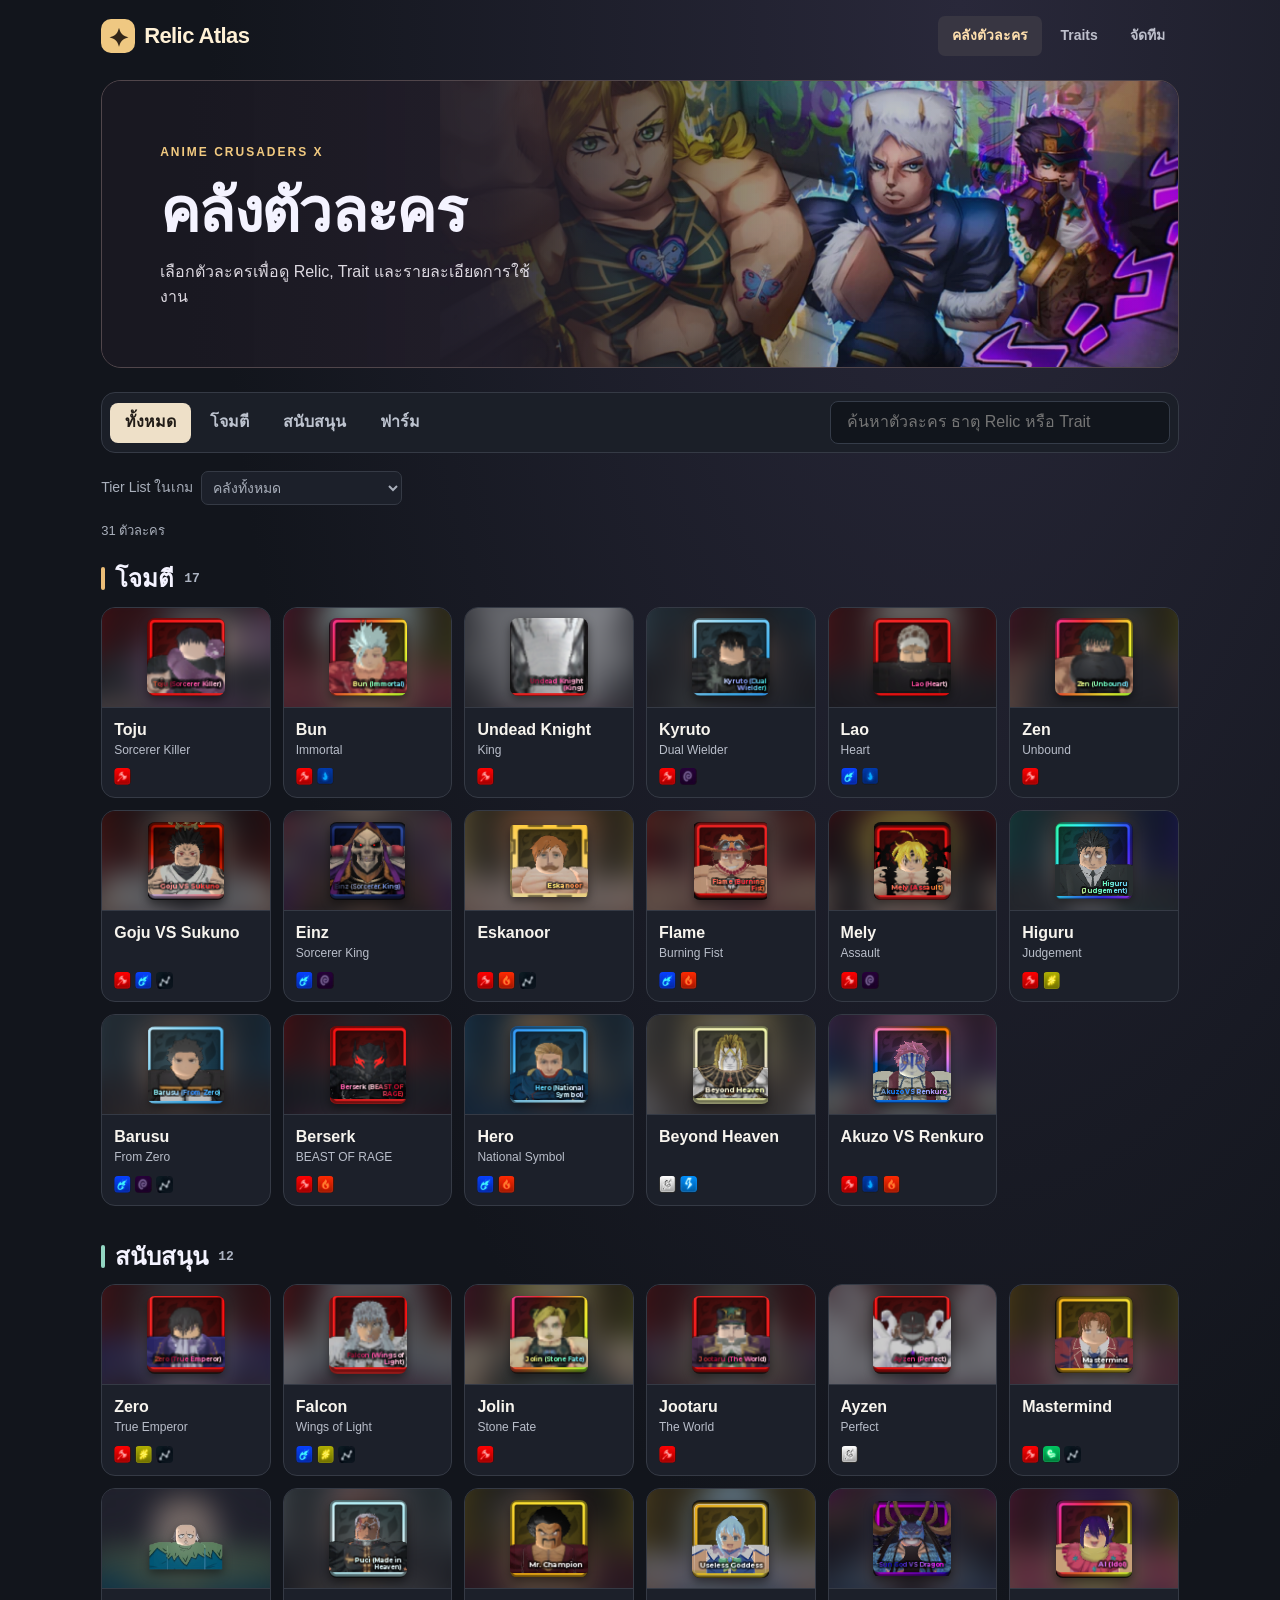
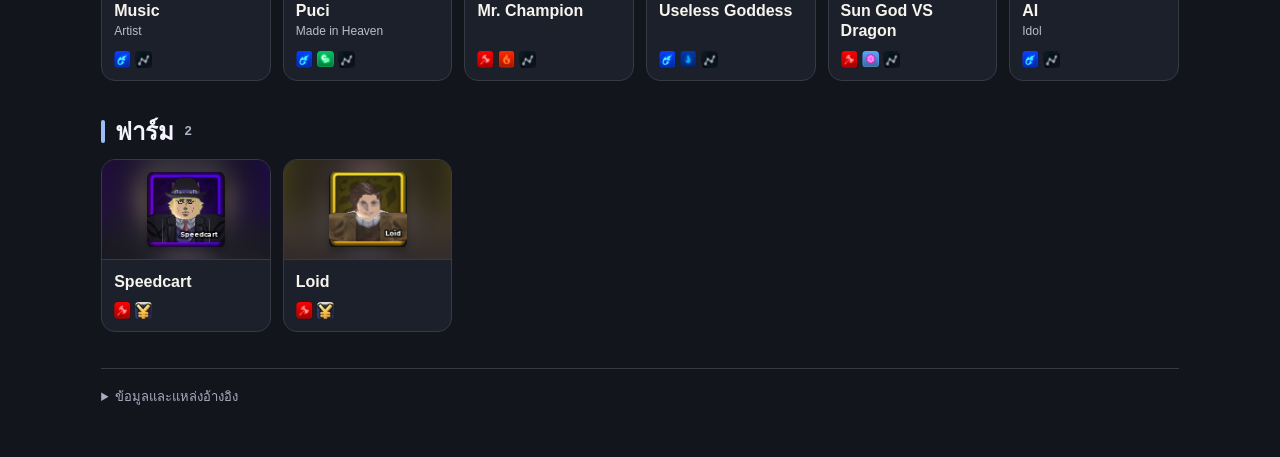
<file: index.html>
<!doctype html><html lang="th" data-guide="library"><meta charset="utf-8"><meta name="viewport" content="width=device-width,initial-scale=1"><meta name="description" content="แนะนำ Relic ที่ควรใส่ให้ 31 ตัวละครใน Anime Crusaders X พร้อมเหตุผลรายตัว ค้นหาและกรองตามบทบาทได้"><meta name="theme-color" content="#101321"><link rel="icon" href="favicon.svg" type="image/svg+xml"><link rel="apple-touch-icon" href="apple-touch-icon.png"><meta property="og:type" content="website"><meta property="og:site_name" content="Relic Atlas"><meta property="og:title" content="Relic Atlas · คู่มือจัด Relic Anime Crusaders X"><meta property="og:description" content="แนะนำ Relic ที่ควรใส่ให้ 31 ตัวละครใน Anime Crusaders X พร้อมเหตุผลรายตัว ค้นหาและกรองตามบทบาทได้"><meta property="og:url" content="https://chatchapon1.github.io/relic-atlas/"><meta property="og:image" content="https://chatchapon1.github.io/relic-atlas/assets/og.png"><meta property="og:image:width" content="1200"><meta property="og:image:height" content="630"><meta property="og:locale" content="th_TH"><meta name="twitter:card" content="summary_large_image"><title>Relic Atlas · Anime Crusaders X</title>
<link rel="stylesheet" href="atlas.css"><header class="masthead"><a class="wordmark" href="index.html"><b aria-hidden="true">✦</b> Relic Atlas</a><div class="pages" role="navigation" aria-label="เมนูหลัก"><a href="index.html" aria-current="page">คลังตัวละคร</a><a href="traits.html">Traits</a><a href="team.html">จัดทีม</a></div></header><main><div class="hero"><small>ANIME CRUSADERS X</small><h1>คลังตัวละคร</h1><p>เลือกตัวละครเพื่อดู Relic, Trait และรายละเอียดการใช้งาน</p></div><nav aria-label="กรองตัวละคร"><input id="query" type="search" placeholder="ค้นหาตัวละคร ธาตุ Relic หรือ Trait" aria-label="ค้นหาตัวละคร ธาตุ Relic หรือ Trait"></nav><label class="tier-filter" for="tier-filter">Tier List ในเกม <select id="tier-filter"><option value="">คลังทั้งหมด</option><option value="Hill / Hybrid">Clowdy · Meta Hill / Hybrid</option><option value="Ground">Clowdy · Meta Ground</option><option value="Support">Clowdy · Meta Support</option></select></label><p id="count" aria-live="polite"></p><section id="cards"></section><dialog id="profile" aria-labelledby="profile-title"><form method="dialog"><button aria-label="ปิดรายละเอียด" autofocus>ปิด ×</button></form><div id="profile-content"></div></dialog><footer><details><summary>ข้อมูลและแหล่งอ้างอิง</summary><p>คำแนะนำประเมินจากบทบาทและเงื่อนไขสวมใส่ ณ 21 พ.ย. 2569 ผลจริงขึ้นกับค่าสุ่มของแต่ละชิ้น<br><a href="https://anime-crusaders-x.wiki/relic-upgrades/">วิกิและกติกา Relic</a> · <a href="https://animecrusadersx-wiki.wiki/guides/relics/">เงื่อนไขรายชิ้น</a> · <a href="https://www.destructoid.com/anime-crusaders-tier-list/">ภาพตัวละครและข้อมูลบทบาท</a> · <a href="https://wiki.32x.dev/game/anime-crusaders/units">ฐานข้อมูลยูนิต 32x</a> · <a href="https://progameguides.com/roblox/anime-crusaders-tier-list/">ประเภทของร่างอัปเดต 10</a> · <a href="https://bloxinformer.com/wikis/anime-crusaders/units/">ไอคอนประเภทดาเมจและธาตุ</a> · <a href="https://anime-crusaders-x.wiki/combat/">ภาพปุ่มบัฟและสัญลักษณ์เงิน Yen</a></p></details></footer></main><script src="data.js"></script><script src="traits.js"></script><script src="unit-details.js"></script><script src="app.js"></script></html>
</file>
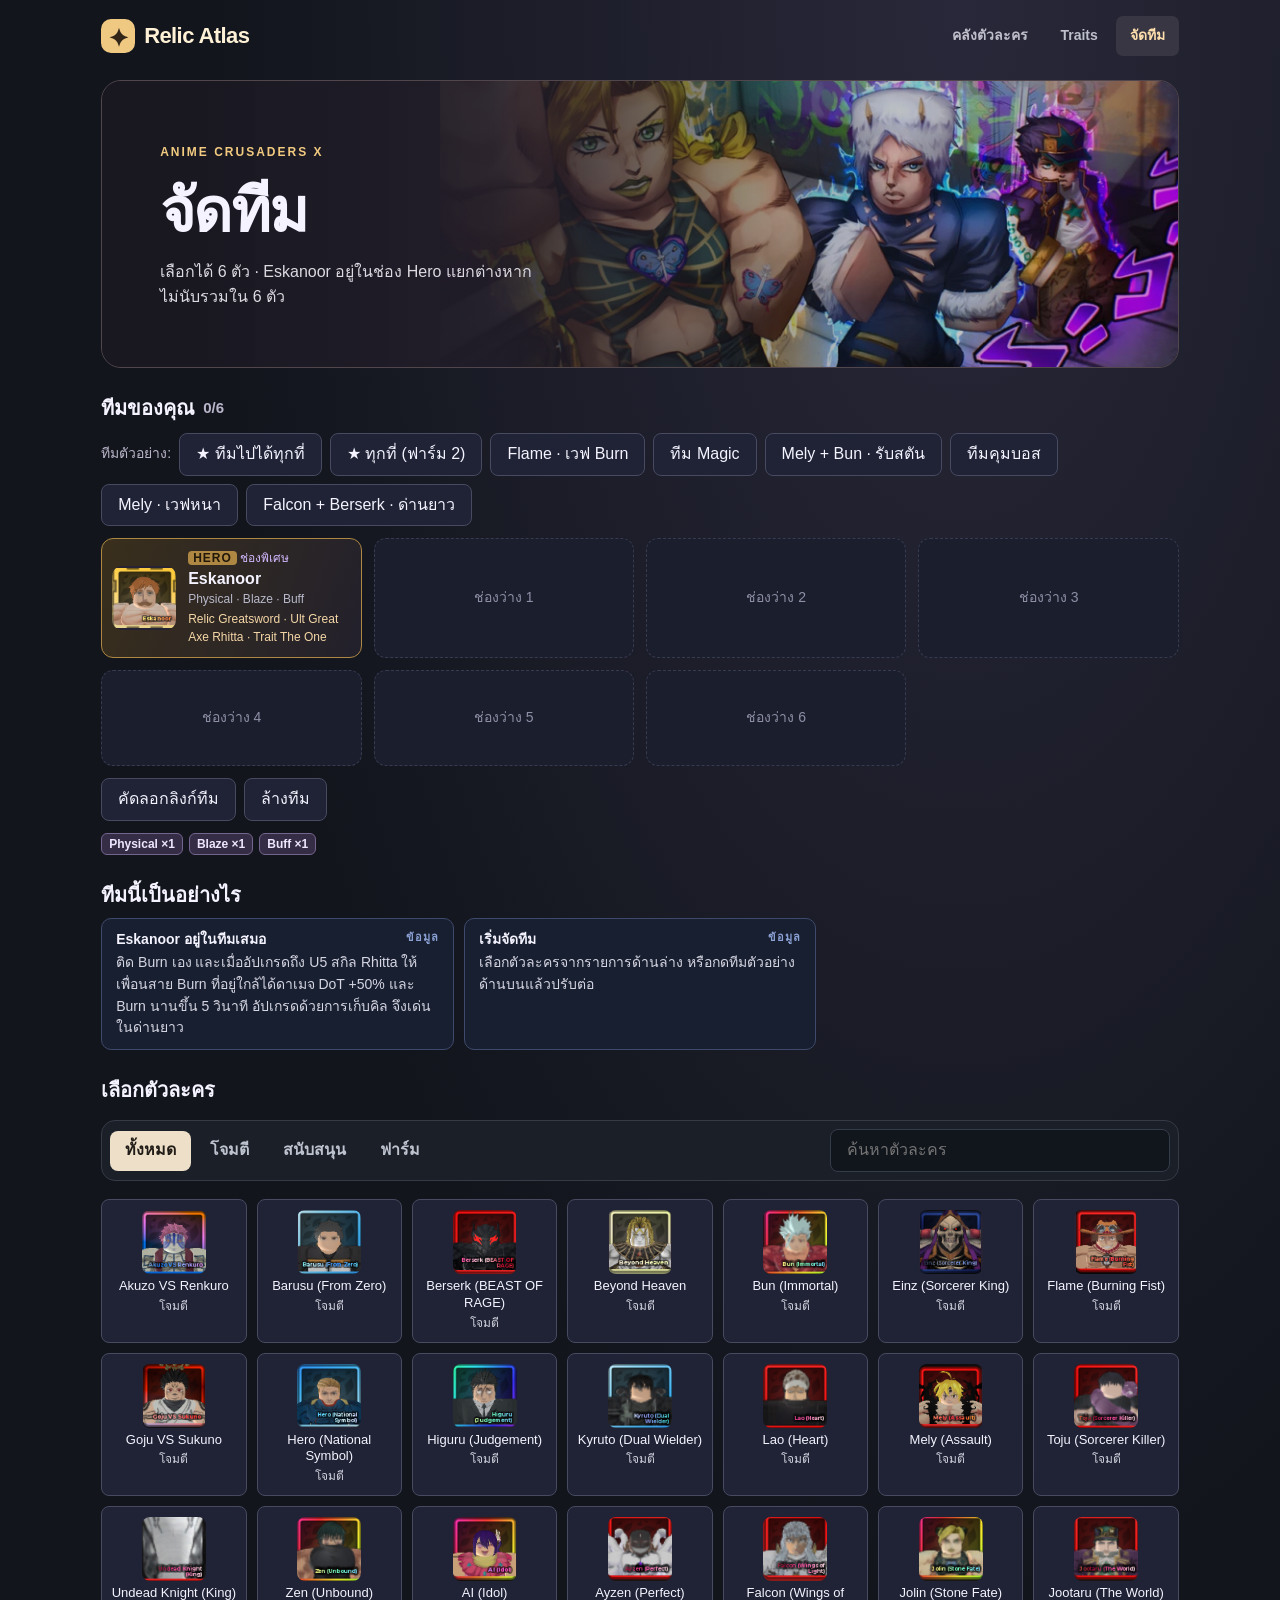
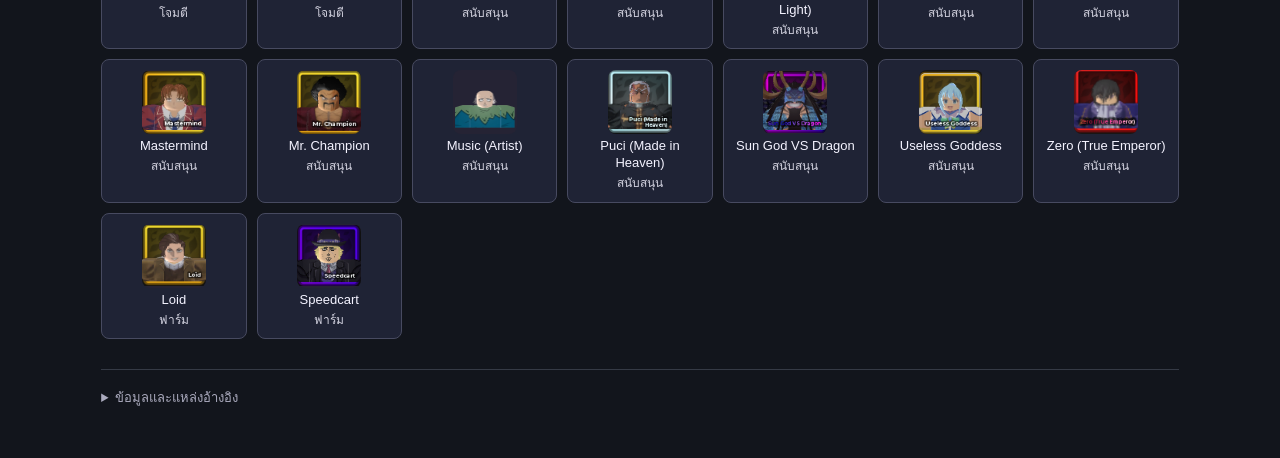
<file: team.html>
<!doctype html><html lang="th" data-guide="team"><meta charset="utf-8"><meta name="viewport" content="width=device-width,initial-scale=1"><title>จัดทีม · Relic Atlas · Anime Crusaders X</title>
<meta name="description" content="ลองจัดทีม 6 ตัวพร้อม Eskanoor ในช่อง Hero ดูว่าบัฟถึงใคร ขาดตัวฟาร์มไหม และแชร์ลิงก์ทีมให้เพื่อนได้"><meta name="theme-color" content="#101321"><link rel="icon" href="favicon.svg" type="image/svg+xml"><link rel="apple-touch-icon" href="apple-touch-icon.png"><meta property="og:type" content="website"><meta property="og:site_name" content="Relic Atlas"><meta property="og:title" content="จัดทีม · Relic Atlas"><meta property="og:description" content="ลองจัดทีม 6 ตัวพร้อม Eskanoor ในช่อง Hero ดูว่าบัฟถึงใคร ขาดตัวฟาร์มไหม และแชร์ลิงก์ทีมให้เพื่อนได้"><meta property="og:url" content="https://chatchapon1.github.io/relic-atlas/team.html"><meta property="og:image" content="https://chatchapon1.github.io/relic-atlas/assets/og.png"><meta property="og:image:width" content="1200"><meta property="og:image:height" content="630"><meta property="og:locale" content="th_TH"><meta name="twitter:card" content="summary_large_image">
<link rel="stylesheet" href="atlas.css"><header class="masthead"><a class="wordmark" href="index.html"><b aria-hidden="true">✦</b> Relic Atlas</a><div class="pages" role="navigation" aria-label="เมนูหลัก"><a href="index.html">คลังตัวละคร</a><a href="traits.html">Traits</a><a href="team.html" aria-current="page">จัดทีม</a></div></header><main><div class="hero"><small>ANIME CRUSADERS X</small><h1>จัดทีม</h1><p>เลือกได้ 6 ตัว · Eskanoor อยู่ในช่อง Hero แยกต่างหาก ไม่นับรวมใน 6 ตัว</p></div>
<h2 class="team-heading">ทีมของคุณ <span id="team-count"></span></h2>
<div class="toolbar" id="presets" aria-label="ทีมตัวอย่าง"></div>
<div class="preset-note" id="preset-note" hidden></div>
<div class="team-board" id="board"></div>
<div class="toolbar"><button type="button" id="share">คัดลอกลิงก์ทีม</button><button type="button" id="clear">ล้างทีม</button><span id="share-status" role="status"></span></div>
<input id="share-url" class="share-url" type="text" readonly hidden aria-label="ลิงก์ทีม">
<div id="mix" class="mix"></div>
<h2 class="team-heading">ทีมนี้เป็นอย่างไร</h2>
<div class="checks" id="checks" aria-live="polite"></div>
<h2 class="team-heading">เลือกตัวละคร</h2>
<nav aria-label="กรองตัวละคร"><input id="query" type="search" placeholder="ค้นหาตัวละคร" aria-label="ค้นหาตัวละคร"></nav>
<div class="roster" id="roster"></div>
<footer><details><summary>ข้อมูลและแหล่งอ้างอิง</summary><p>ผลวิเคราะห์อิงจากความสามารถของยูนิต ณ 21 พ.ย. 2569 ใช้เป็นจุดเริ่มต้น ผลจริงขึ้นกับการวางตำแหน่ง ด่าน และค่าสุ่มของ Relic · <a href="https://anime-crusaders-x.wiki/units/">ความสามารถยูนิต</a> · <a href="https://anime-crusaders-x.wiki/heroes/eskanoor-the-one/">Eskanoor (The One)</a> · <a href="https://progameguides.com/roblox/anime-crusaders-tier-list/">บัฟ AI, CC และ Bleed</a></p></details></footer></main><script src="data.js"></script><script src="traits.js"></script><script src="team.js"></script></html>
</file>
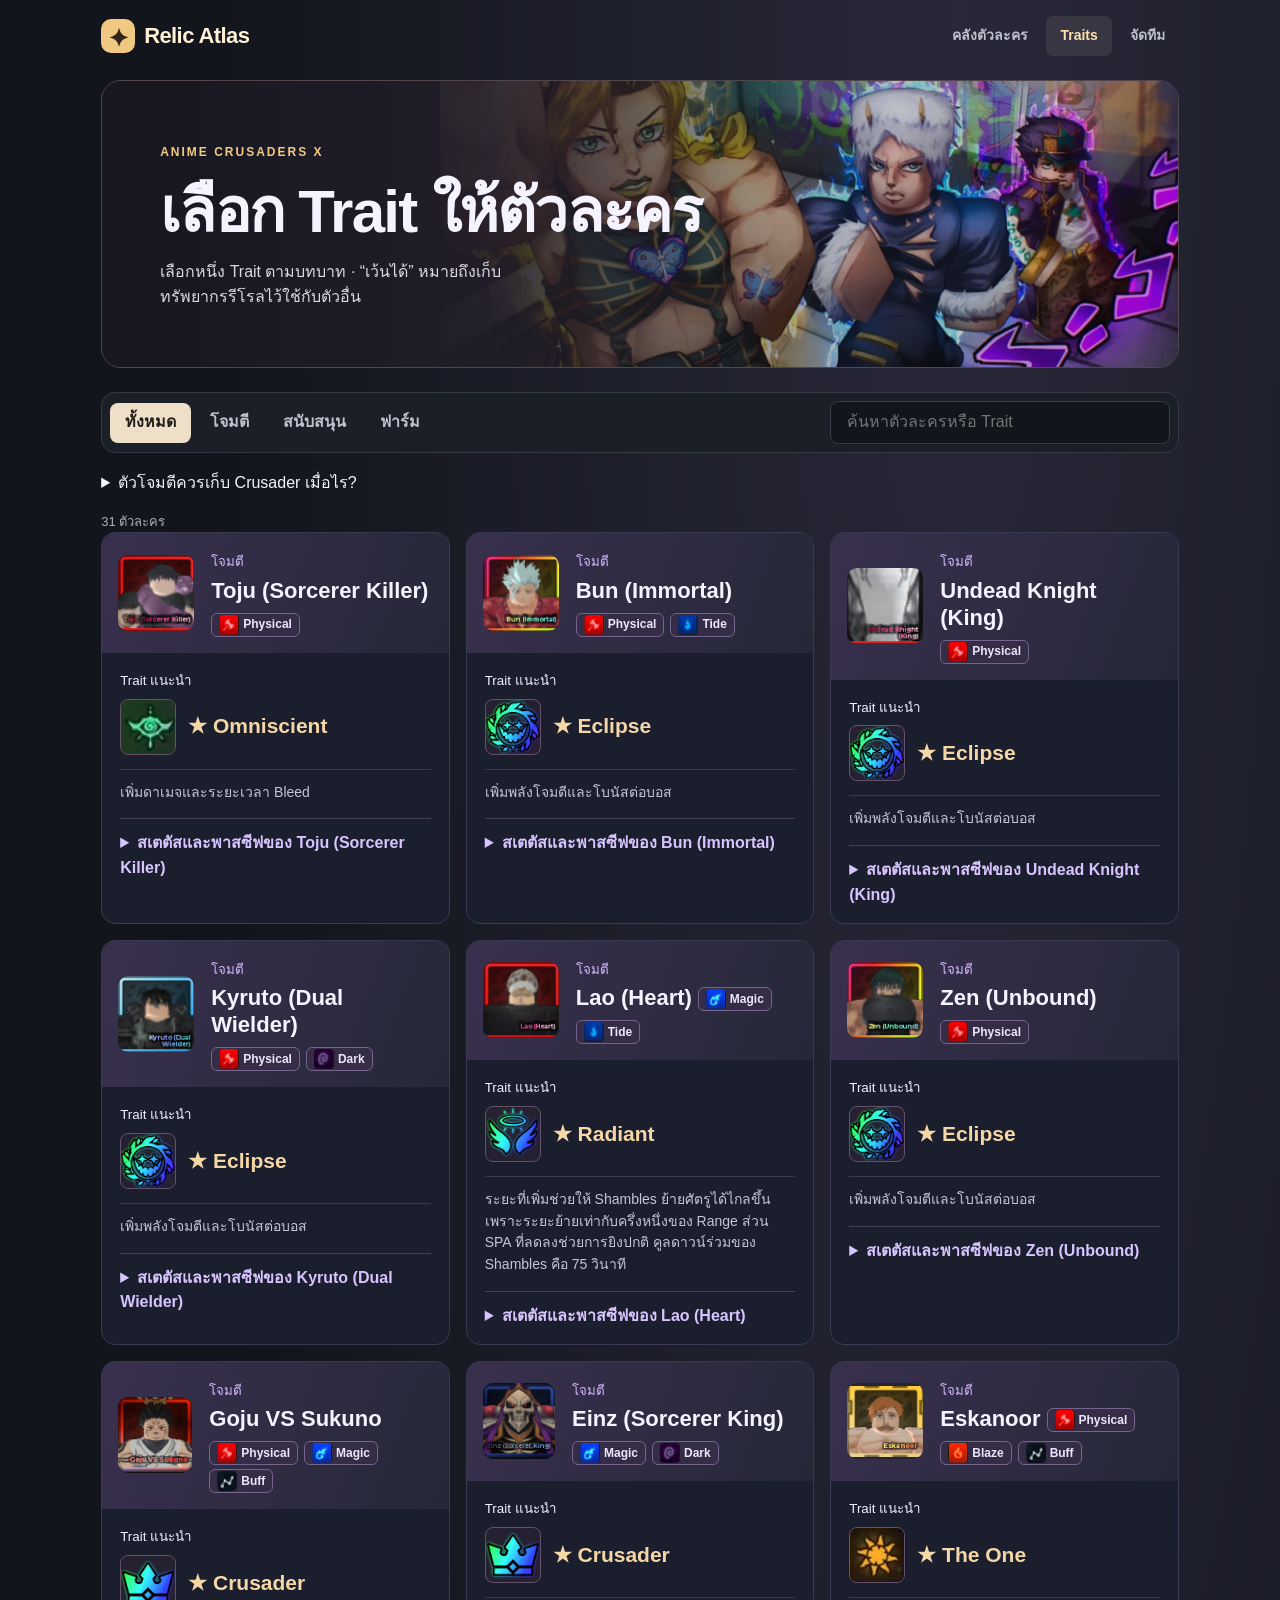
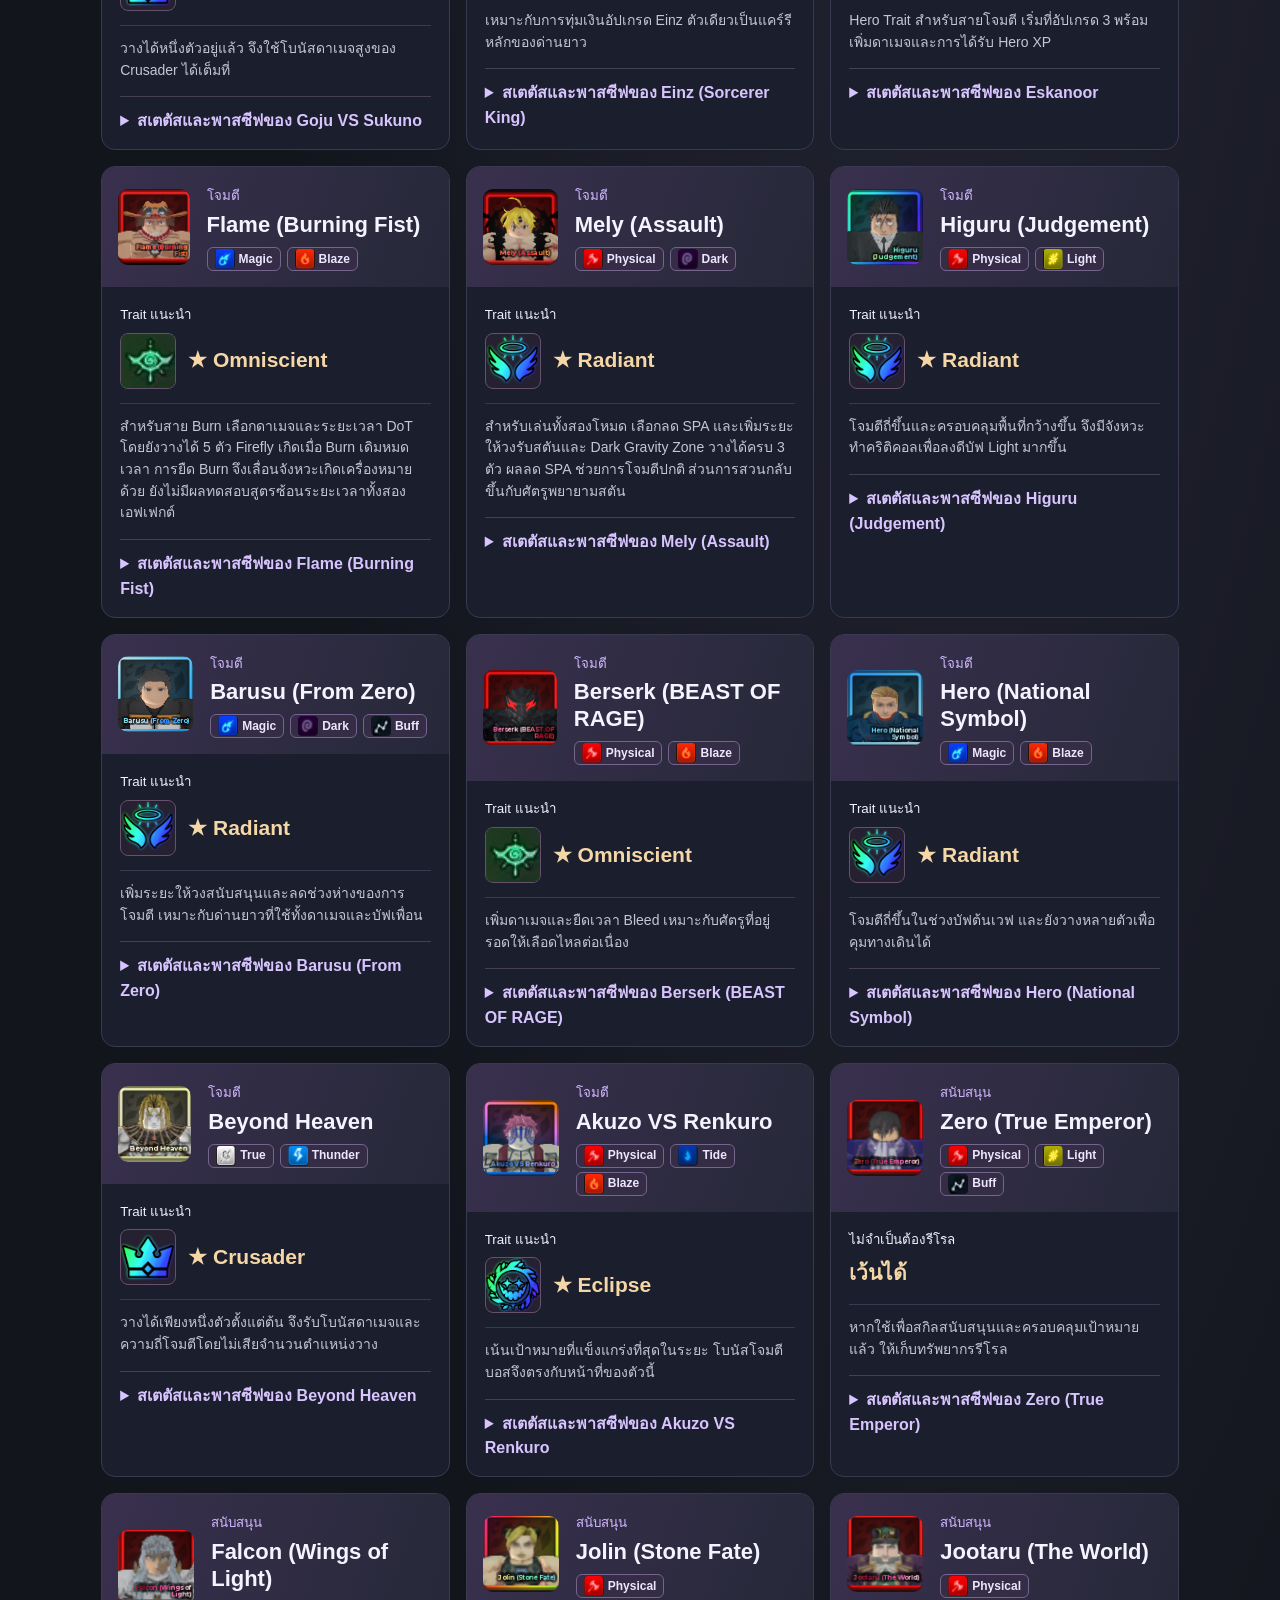
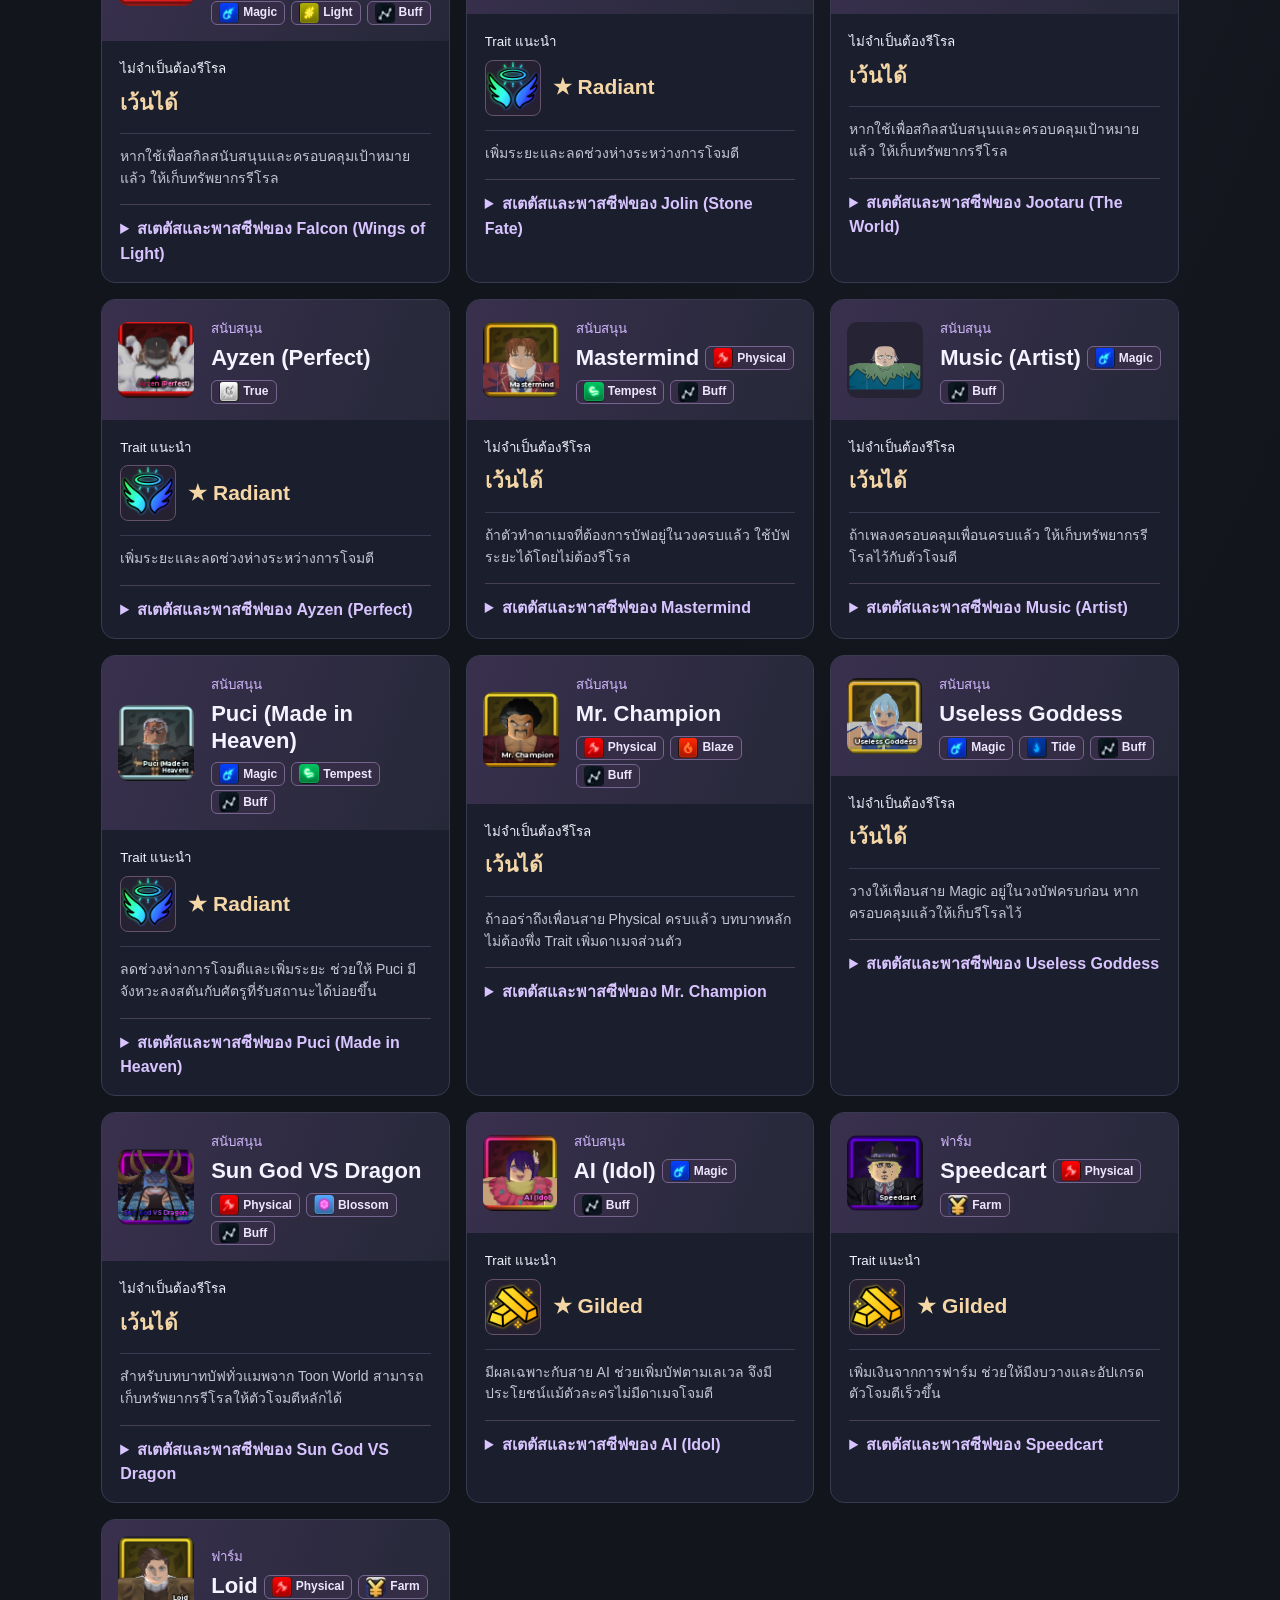
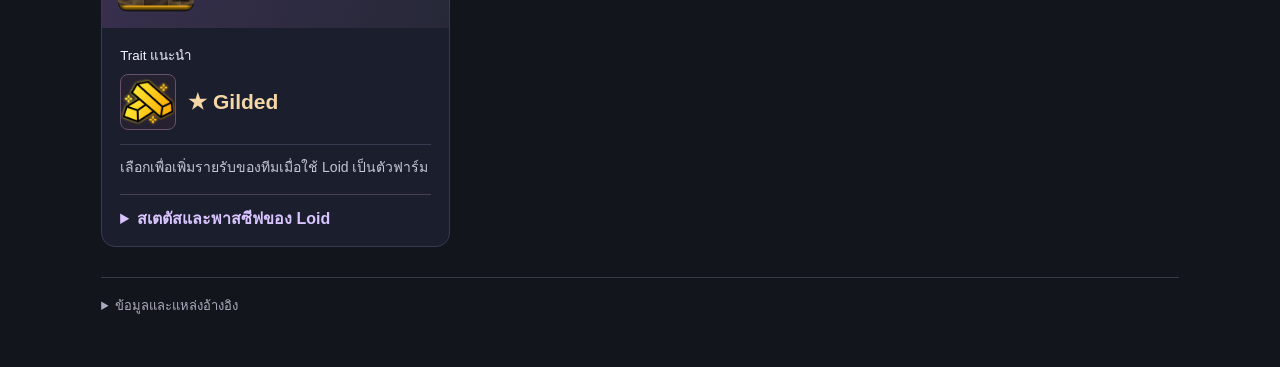
<file: traits.html>
<!doctype html><html lang="th" data-guide="traits"><meta charset="utf-8"><meta name="viewport" content="width=device-width,initial-scale=1"><meta name="description" content="แนะนำ Trait ที่ควรเก็บให้ 31 ตัวละครใน Anime Crusaders X ว่าเมื่อไรควรเอา Crusader และตัวไหนเว้นได้"><meta name="theme-color" content="#101321"><link rel="icon" href="favicon.svg" type="image/svg+xml"><link rel="apple-touch-icon" href="apple-touch-icon.png"><meta property="og:type" content="website"><meta property="og:site_name" content="Relic Atlas"><meta property="og:title" content="เลือก Trait ให้ตัวละคร · Relic Atlas"><meta property="og:description" content="แนะนำ Trait ที่ควรเก็บให้ 31 ตัวละครใน Anime Crusaders X ว่าเมื่อไรควรเอา Crusader และตัวไหนเว้นได้"><meta property="og:url" content="https://chatchapon1.github.io/relic-atlas/traits.html"><meta property="og:image" content="https://chatchapon1.github.io/relic-atlas/assets/og.png"><meta property="og:image:width" content="1200"><meta property="og:image:height" content="630"><meta property="og:locale" content="th_TH"><meta name="twitter:card" content="summary_large_image"><title>Traits · Relic Atlas · Anime Crusaders X</title>
<link rel="stylesheet" href="atlas.css"><header class="masthead"><a class="wordmark" href="index.html"><b aria-hidden="true">✦</b> Relic Atlas</a><div class="pages" role="navigation" aria-label="เมนูหลัก"><a href="index.html">คลังตัวละคร</a><a href="traits.html" aria-current="page">Traits</a><a href="team.html">จัดทีม</a></div></header><main><div class="hero"><small>ANIME CRUSADERS X</small><h1>เลือก Trait ให้ตัวละคร</h1><p>เลือกหนึ่ง Trait ตามบทบาท · “เว้นได้” หมายถึงเก็บทรัพยากรรีโรลไว้ใช้กับตัวอื่น</p></div><nav aria-label="กรองตัวละคร"><input id="query" type="search" placeholder="ค้นหาตัวละครหรือ Trait" aria-label="ค้นหาตัวละครหรือ Trait"></nav><details class="trait-rule"><summary>ตัวโจมตีควรเก็บ Crusader เมื่อไร?</summary><p>ถ้าทุ่มอัปเกรดตัวเดียว Crusader ให้ Damage +300% และลดช่วงห่างการโจมตี 10% แต่จำกัดการวางยูนิตนั้นเหลือ 1 ตัว ยูนิตปกติใช้ชุด Trait ปกติ ส่วน Eskanoor สุ่มเฉพาะ Hero Trait สำหรับทีมที่ต้องวางหลายจุด ใช้ดีบัฟ หรือยืดเวลา Burn / Bleed ให้ดูเหตุผลของแต่ละการ์ดก่อนรีโรลทิ้ง</p></details><p id="count" aria-live="polite"></p><section id="cards"></section><footer><details><summary>ข้อมูลและแหล่งอ้างอิง</summary><p>คำแนะนำประเมินจากสกิลและบทบาทของทีม ณ 21 พ.ย. 2569 · <a href="https://anime-crusaders-x.wiki/traits/">ผลของ Trait และ Hero Trait</a> · <a href="https://anime-crusadersx.wiki/traits/">ผลของ Gilded</a> · <a href="https://wiki.32x.dev/game/anime-crusaders/traits">ภาพ Trait จาก 32x</a> · <a href="https://www.youtube.com/watch?v=9-zZ8TOCtc4&amp;t=1033s">ภาพ The One จากหน้ารีโรล</a> · <a href="https://progameguides.com/roblox/anime-crusaders-tier-list/">ข้อจำกัดการวาง Beyond Heaven</a></p></details></footer></main><script src="traits.js"></script><script src="data.js"></script><script src="unit-details.js"></script><script src="app.js"></script></html>
</file>
<file: atlas.css>
*{box-sizing:border-box}body{margin:0;background:#101321;color:#f4f3ff;font:16px/1.55 "Segoe UI",Tahoma,sans-serif}main,header{max-width:1180px;margin:auto;padding:20px}header{display:flex;align-items:center;gap:10px;border-bottom:1px solid #333649;font-weight:700;letter-spacing:1px}header b{color:#bfa3ff;font-size:25px}header small{margin-left:auto;color:#b6b5c9}.hero{padding:36px clamp(20px,4vw,55px);background:radial-gradient(ellipse at top right,#68419a,transparent 70%),#252039;border:1px solid #564368;border-radius:20px;margin:6px 0 24px}.hero small{color:#d4bdff;letter-spacing:3px}h1{font-size:clamp(32px,5vw,58px);margin:4px 0;line-height:1.3}.hero p{color:#dfd8ec;margin:0}nav{display:flex;gap:8px;flex-wrap:wrap;margin:18px 0}button,input{font:inherit;color:inherit;background:#1f2335;border:1px solid #474a60;border-radius:8px;padding:8px 16px}button{cursor:pointer}button[aria-pressed=true]{background:#c6acff;color:#221539;border-color:#c6acff}input{margin-left:auto;max-width:100%}section{display:grid;grid-template-columns:repeat(auto-fit,minmax(min(100%,320px),1fr));gap:16px}article{background:#1b1e2d;border:1px solid #383b50;border-radius:14px;overflow:hidden}.unit{display:flex;gap:17px;align-items:center;background:linear-gradient(110deg,#39304e,#262838);padding:16px}.unit > img{width:76px;height:76px;border-radius:10px;object-fit:contain;background:#252334}.unit small{color:#d3b9ff}h2{line-height:1.22;font-size:22px;margin:4px 0}.body{padding:15px 18px}.slot{display:flex;gap:12px;align-items:center;margin:5px 0 12px}.icon{width:56px;height:56px;object-fit:contain;border:1px solid #65516c;border-radius:8px;flex-shrink:0}.slot small{display:block;color:#b8b9ca;font-size:11px;letter-spacing:1px}.slot strong{color:#f5d7a7}.body p{border-top:1px solid #383b50;padding-top:12px;color:#c5c6d5;font-size:14px;margin-bottom:2px}footer{margin:30px 0;color:#ababbe;font-size:14px}a{color:#ccb3ff}#count{color:#b9b5ca}button:focus-visible,input:focus-visible{outline:3px solid #e9ca91}
.unit-title{display:flex;align-items:center;flex-wrap:wrap;gap:4px 6px}.unit>div{min-width:0}.type-icon{display:block;border-radius:4px}.type-tag{display:inline-flex;align-items:center;gap:4px;border:1px solid #75648d;color:#eee5ff;background:#352d46;border-radius:6px;padding:1px 7px;font-size:12px;font-weight:600}
.slot{display:block}.picks{display:flex;flex-wrap:wrap;gap:12px}.pick{display:flex;align-items:center;gap:10px;margin-top:4px}.portrait{position:relative;display:inline-flex}.star{position:absolute;right:-3px;bottom:-2px;background:#332717;color:#ffdc80;border:1px solid #ae8742;border-radius:50%;width:20px;height:20px;text-align:center;font-size:13px;line-height:18px}.picks.paired{display:grid;grid-template-columns:repeat(2,minmax(0,1fr))}.paired .pick{flex-direction:column;align-items:flex-start}.pick-caption{display:block;color:#dbd2e9;font-size:13px}.pick-status{display:table;margin:3px 0;padding:1px 6px;border-radius:4px;font-size:12px;font-weight:600}.pick-status.primary{color:#ffda90;background:#393020}.pick-status.optional{color:#d1d6e2;background:#333746}.pick-status.situational{color:#bce4ff;background:#243b50}
.pages{display:flex;gap:8px;margin-bottom:16px}.pages a{padding:5px 14px;border-radius:7px;text-decoration:none}.pages [aria-current]{background:#c6acff;color:#20162e}.trait-name{font-size:21px;color:#f5d7a7}

.trait-pick{display:flex;align-items:center;gap:12px;margin-top:6px}.trait-icon{background:#252131;object-fit:contain}

.team-heading{font-size:20px;margin:28px 0 10px;display:flex;align-items:center;gap:8px}
.team-heading span{color:#b9b5ca;font-size:15px;font-weight:600}
.toolbar{display:flex;flex-wrap:wrap;gap:8px;align-items:center;margin:12px 0}
.toolbar-label{color:#b9b5ca;font-size:14px}
#share-status{color:#bfe8cf;font-size:14px}
.share-url{display:block;width:100%;margin:0 0 12px}
.share-url[hidden]{display:none}
.team-board{display:grid;grid-template-columns:repeat(auto-fill,minmax(min(100%,260px),1fr));gap:12px}
.member{position:relative;display:flex;gap:12px;align-items:center;min-height:96px;padding:10px 40px 10px 10px;background:#1b1e2d;border:1px solid #383b50;border-radius:12px}
.member.is-hero{border-color:#ae8742;background:linear-gradient(110deg,#3a2f1c,#22202c);padding-right:10px}
.member.empty{justify-content:center;padding:10px;border-style:dashed;color:#8f8fa6;font-size:14px}
.face{width:64px;height:64px;flex-shrink:0;border-radius:10px;object-fit:contain;background:#252334}
.member-info{min-width:0;display:flex;flex-direction:column;gap:1px}
.member-info small{color:#d3b9ff;font-size:12px}
.member-info strong{line-height:1.25}
.member-tags{color:#b8b9ca;font-size:12px}
.rec{color:#f5d7a7;font-size:12px}
.badge-hero{background:#ae8742;color:#22180a;border-radius:4px;padding:0 5px;font-weight:700;letter-spacing:1px}
.remove{position:absolute;top:6px;right:6px;width:30px;height:30px;padding:0;border-radius:50%;font-size:18px;line-height:1}
.mix{display:flex;flex-wrap:wrap;gap:6px;margin:4px 0}
.checks{display:grid;grid-template-columns:repeat(auto-fill,minmax(min(100%,300px),1fr));gap:10px}
.check{padding:10px 14px;border:1px solid;border-radius:10px;color:#d6d6e3;font-size:14px}
.check b{display:block;margin-bottom:2px;color:#f4f3ff}
.check.ok{border-color:#3f6b55;background:#16251e}
.check.warn{border-color:#8a6a32;background:#2a2216}
.check.info{border-color:#3d4a6b;background:#181f30}
.check-level{float:right;margin-left:8px;font-size:11px;font-weight:700;letter-spacing:1px;opacity:.8}
.check.ok .check-level{color:#9fe0bb}.check.warn .check-level{color:#ffd28a}.check.info .check-level{color:#a9c2ff}
.roster{display:grid;grid-template-columns:repeat(auto-fill,minmax(min(100%,140px),1fr));gap:10px}
.tile{display:flex;flex-direction:column;align-items:center;gap:4px;padding:10px 6px;text-align:center;font-size:13px;line-height:1.3}
.tile img{width:64px;height:64px;border-radius:8px;object-fit:contain;background:#252334}
.tile small{font-size:12px;opacity:.85}
.tile:disabled{opacity:.4;cursor:not-allowed}
.empty-note{color:#b9b5ca}
.preset-note{margin:0 0 12px;padding:10px 14px;border:1px solid #ae8742;border-radius:10px;background:#251f16;color:#e6dcc8;font-size:14px}
.preset-note b{display:block;color:#ffdc80;margin-bottom:2px}
.preset-note[hidden]{display:none}
.preset-note ul{margin:6px 0 0;padding-left:20px}
.preset-note li{margin:2px 0}

.unit-details{margin-top:15px;border-top:1px solid #474052;padding-top:12px}.unit-details summary{cursor:pointer;color:#d8c4ff;font-weight:600}.unit-details p{border:0;padding:0}.unit-details dl{margin:.6em 0}.unit-details dt{font-weight:650;color:#f4dcad}.unit-details dd{margin:2px 0 10px;color:#d4d1df;font-size:14px}


/* Shared navigation and page hierarchy */
:root{color-scheme:dark;--surface:#1c202a;--line:#353a45;--muted:#a9afbb;--gold:#f2ca80}
body{background:radial-gradient(ellipse at 75% 0%,#29283a 0,transparent 47rem),#12151c;font-family:"Segoe UI",Tahoma,sans-serif}
main,.masthead{width:min(1240px,100%);padding-inline:clamp(16px,4vw,54px)}
.masthead{display:flex;justify-content:space-between;align-items:center;border:0;padding-block:16px;gap:12px}
.wordmark{display:flex;align-items:center;gap:9px;color:#fff1d6;text-decoration:none;font-size:22px;font-weight:750;letter-spacing:-.6px;white-space:nowrap}
.wordmark b{display:grid;place-items:center;width:34px;height:34px;border-radius:10px;background:#efc882;color:#322619}
.pages{margin:0;gap:4px}.pages a{display:grid;place-items:center;min-height:40px;color:#bec0cc;font-size:14px;font-weight:600;letter-spacing:0}.pages a:hover{color:white}.pages [aria-current]{background:#383642;color:#ffe0ae}
main{padding-top:8px}
.hero{position:relative;isolation:isolate;overflow:hidden;margin:0 0 24px;padding:clamp(24px,4.6vw,58px);border:1px solid #51464b;border-radius:20px;background:#25202a}
.hero:before{position:absolute;inset:0;z-index:-1;content:"";background:linear-gradient(90deg,#191821 8%,#211d29ef 36%,#21202a4a 70%,#17131b33),url("assets/library-banner.webp") right 38% / auto 145% no-repeat}
.hero small{color:var(--gold);font:700 12px/1.4 "Segoe UI",sans-serif;letter-spacing:2px}
.hero h1{font-size:clamp(34px,4.8vw,60px);margin:9px 0;font-weight:750;letter-spacing:-1.7px}.hero p{max-width:42ch;color:#ddd9e1}
main>nav{display:flex;align-items:center;gap:4px;padding:8px;background:#1b1f28;border:1px solid var(--line);border-radius:14px}
main>nav button{min-height:40px;border:0;background:transparent;color:#bdc3cf;font-weight:600;padding:6px 15px}main>nav button[aria-pressed=true]{background:#eee0c8;color:#211c17}
#query{width:min(340px,100%);background:#11151c;border-color:#353c49;min-height:42px}
#count{font-size:13px;color:var(--muted);margin:16px 0 0}
footer{border-top:1px solid var(--line);padding-top:18px;font-size:13px}summary{cursor:pointer}a:focus-visible,summary:focus-visible{outline:3px solid var(--gold);outline-offset:3px}
[data-guide="library"] #cards{display:block}
.role-group{--accent:#ebbd77;margin:23px 0 36px}.role-2{--accent:#93d6c3}.role-3{--accent:#9dbcf5}
.role-group h2{display:flex;align-items:center;gap:10px;font-size:24px;margin:0 0 13px}.role-group h2:before{content:"";width:4px;height:23px;background:var(--accent);border-radius:4px}.role-group h2 small{color:#adb4c2;font:600 13px/1.4 monospace}
.tile-grid{display:grid;grid-template-columns:repeat(auto-fill,minmax(158px,1fr));gap:12px}
.unit-tile{display:flex;flex-direction:column;position:relative;overflow:hidden;text-align:left;border:1px solid var(--line);border-radius:14px;padding:0;background:var(--surface);color:#f7f4ee;transition:transform .16s,border-color .16s}
.unit-tile:hover,.unit-tile:focus-visible{border-color:var(--accent);transform:translateY(-3px)}
.tile-art{position:relative;isolation:isolate;display:grid;place-items:center;width:100%;height:100px;overflow:hidden;background:#262733;border-bottom:1px solid var(--line)}
.tile-art:before{content:"";position:absolute;inset:-24px;z-index:-1;background:linear-gradient(0deg,#19192391,#17192365),var(--face) center/cover;filter:blur(14px)}
.tile-art img{width:78px;height:78px;object-fit:contain;border-radius:8px;filter:drop-shadow(0 4px 5px #0007)}
.tile-copy{padding:12px 12px 5px;display:grid;gap:2px}.tile-copy strong{font-size:16px;line-height:1.25}.form-name{color:#b9beca;font-size:12px;line-height:1.4}
.tile-types{display:flex;gap:4px;padding:5px 12px 12px;margin-top:auto}.tile-types img{width:17px;height:17px;border-radius:4px}
#profile{width:min(780px,94vw);max-height:88vh;max-height:88dvh;padding:0;color:#f6f3ef;border:1px solid #535260;background:#191d26;border-radius:18px;box-shadow:0 24px 90px #000a}
#profile::backdrop{background:#080a10cc}body:has(#profile[open]){overflow:hidden}
#profile form{position:sticky;top:0;z-index:2;display:flex;justify-content:flex-end;background:#191c24;padding:6px 12px;border-bottom:1px solid var(--line)}
#profile form button{min-height:36px;padding:3px 12px}#profile .unit{padding:16px 22px;background:linear-gradient(110deg,#33313f,#242630)}
.profile-body{display:grid;grid-template-columns:1.35fr 1fr;align-items:start;gap:14px;padding:18px}
.gear-panel,.trait-panel{padding:16px;background:#202530;border:1px solid var(--line);border-radius:12px;min-width:0}
.profile-body h3{color:var(--gold);margin:0 0 14px;font-size:22px}.profile-body p{font-size:14px;color:#d0d4dd}.profile-body .unit-details{grid-column:1/-1}.profile-body .slot{margin:12px 0}
@media(max-width:650px){.masthead{padding-block:10px}.wordmark{font-size:17px}.wordmark b{width:26px;height:26px;font-size:19px}.pages a{padding:4px 8px;font-size:13px}.hero:before{background-size:auto,auto 115%;background-position:center,right center}.hero{padding:25px 17px}.hero p{font-size:14px;max-width:24ch}.hero:after{content:"";position:absolute;inset:0;z-index:-1;background:#14131d44}main>nav{flex-wrap:wrap}#query{width:100%;order:-1;margin:0 0 3px}main>nav button{flex:1;padding:6px 4px;font-size:14px}.tile-grid{grid-template-columns:repeat(3,minmax(0,1fr));gap:8px}.tile-art{height:76px}.tile-art img{width:62px;height:62px}.tile-copy{padding:8px 7px 4px}.tile-copy strong{font-size:13px;overflow-wrap:anywhere}.form-name{font-size:11px}.tile-types{padding:4px 7px 9px}.tile-types img{width:14px;height:14px}.profile-body{grid-template-columns:1fr;padding:12px}.role-group{margin-bottom:25px}}
@media(max-width:355px){.tile-grid{grid-template-columns:repeat(2,minmax(0,1fr))}.wordmark{font-size:15px}.pages{gap:0}}
@media(prefers-reduced-motion:reduce){.unit-tile{transition:none}.unit-tile:hover{transform:none}}
.base-stats{display:grid;grid-template-columns:repeat(auto-fit,minmax(95px,1fr));gap:6px}.base-stats div{background:#232834;border-radius:6px;padding:8px}.unit-details .base-stats dt{font-size:12px}.unit-details .base-stats dd{font-size:16px;margin:0}.unit-details table{width:100%;font-variant-numeric:tabular-nums}.unit-details th,.unit-details td{text-align:right;padding:4px}.unit-details .tier-source{color:var(--gold)}

.tier-filter{display:flex;align-items:center;gap:8px;flex-wrap:wrap;color:var(--muted);font-size:14px}.tier-filter select{font:inherit;color:inherit;background:var(--surface);padding:7px;border:1px solid var(--line);border-radius:7px}
</file>
